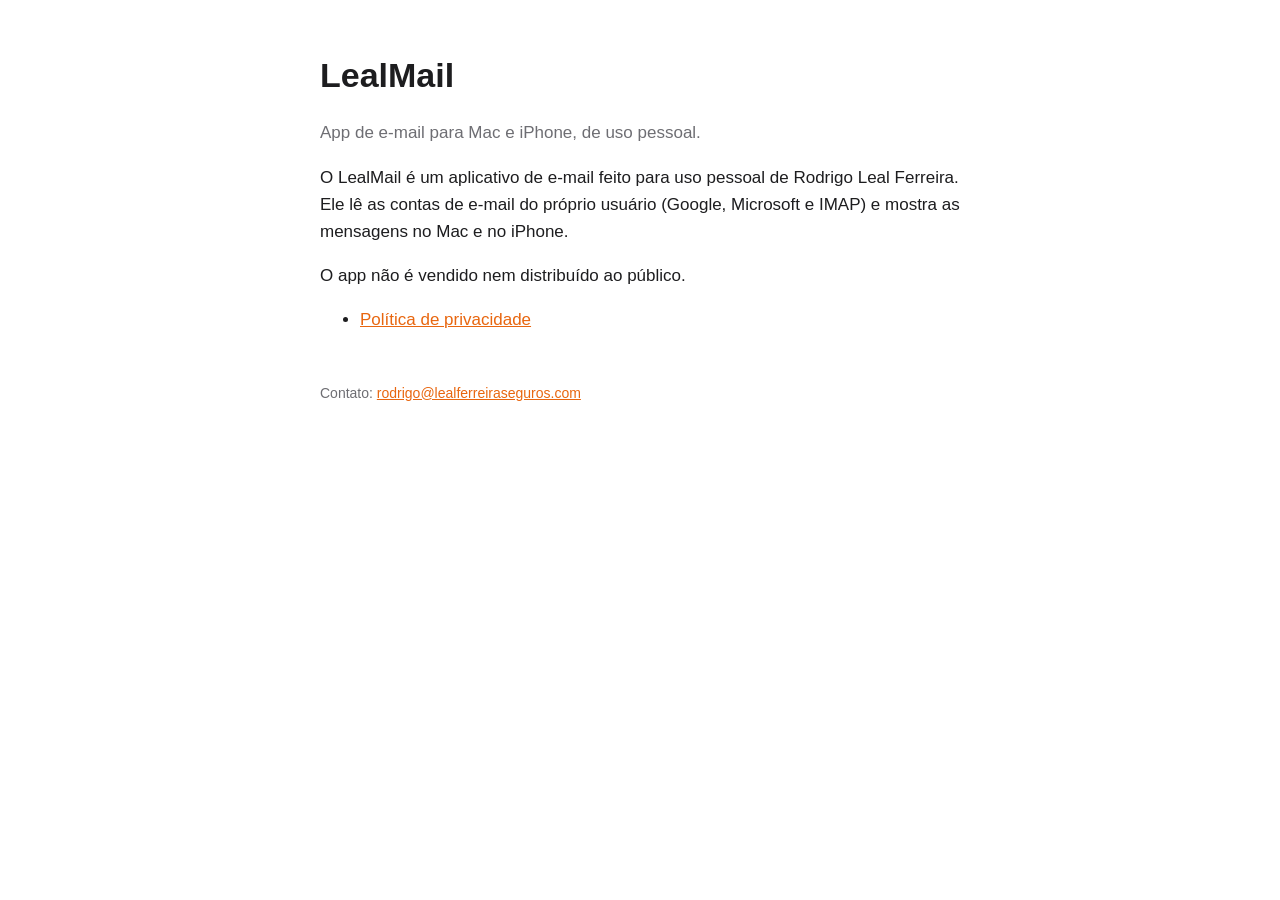
<file: index.html>
<!doctype html>
<html lang="pt-BR">
<head>
<meta charset="utf-8">
<meta name="viewport" content="width=device-width, initial-scale=1">
<title>LealMail</title>
<link rel="stylesheet" href="estilo.css">
</head>
<body>
<main>
<h1>LealMail</h1>
<p class="suave">App de e-mail para Mac e iPhone, de uso pessoal.</p>
<p>O LealMail é um aplicativo de e-mail feito para uso pessoal de Rodrigo Leal Ferreira. Ele lê as contas de e-mail do próprio usuário (Google, Microsoft e IMAP) e mostra as mensagens no Mac e no iPhone.</p>
<p>O app não é vendido nem distribuído ao público.</p>
<ul>
<li><a href="privacidade.html">Política de privacidade</a></li>
</ul>
<footer>Contato: <a href="mailto:rodrigo@lealferreiraseguros.com">rodrigo@lealferreiraseguros.com</a></footer>
</main>
</body>
</html>
</file>
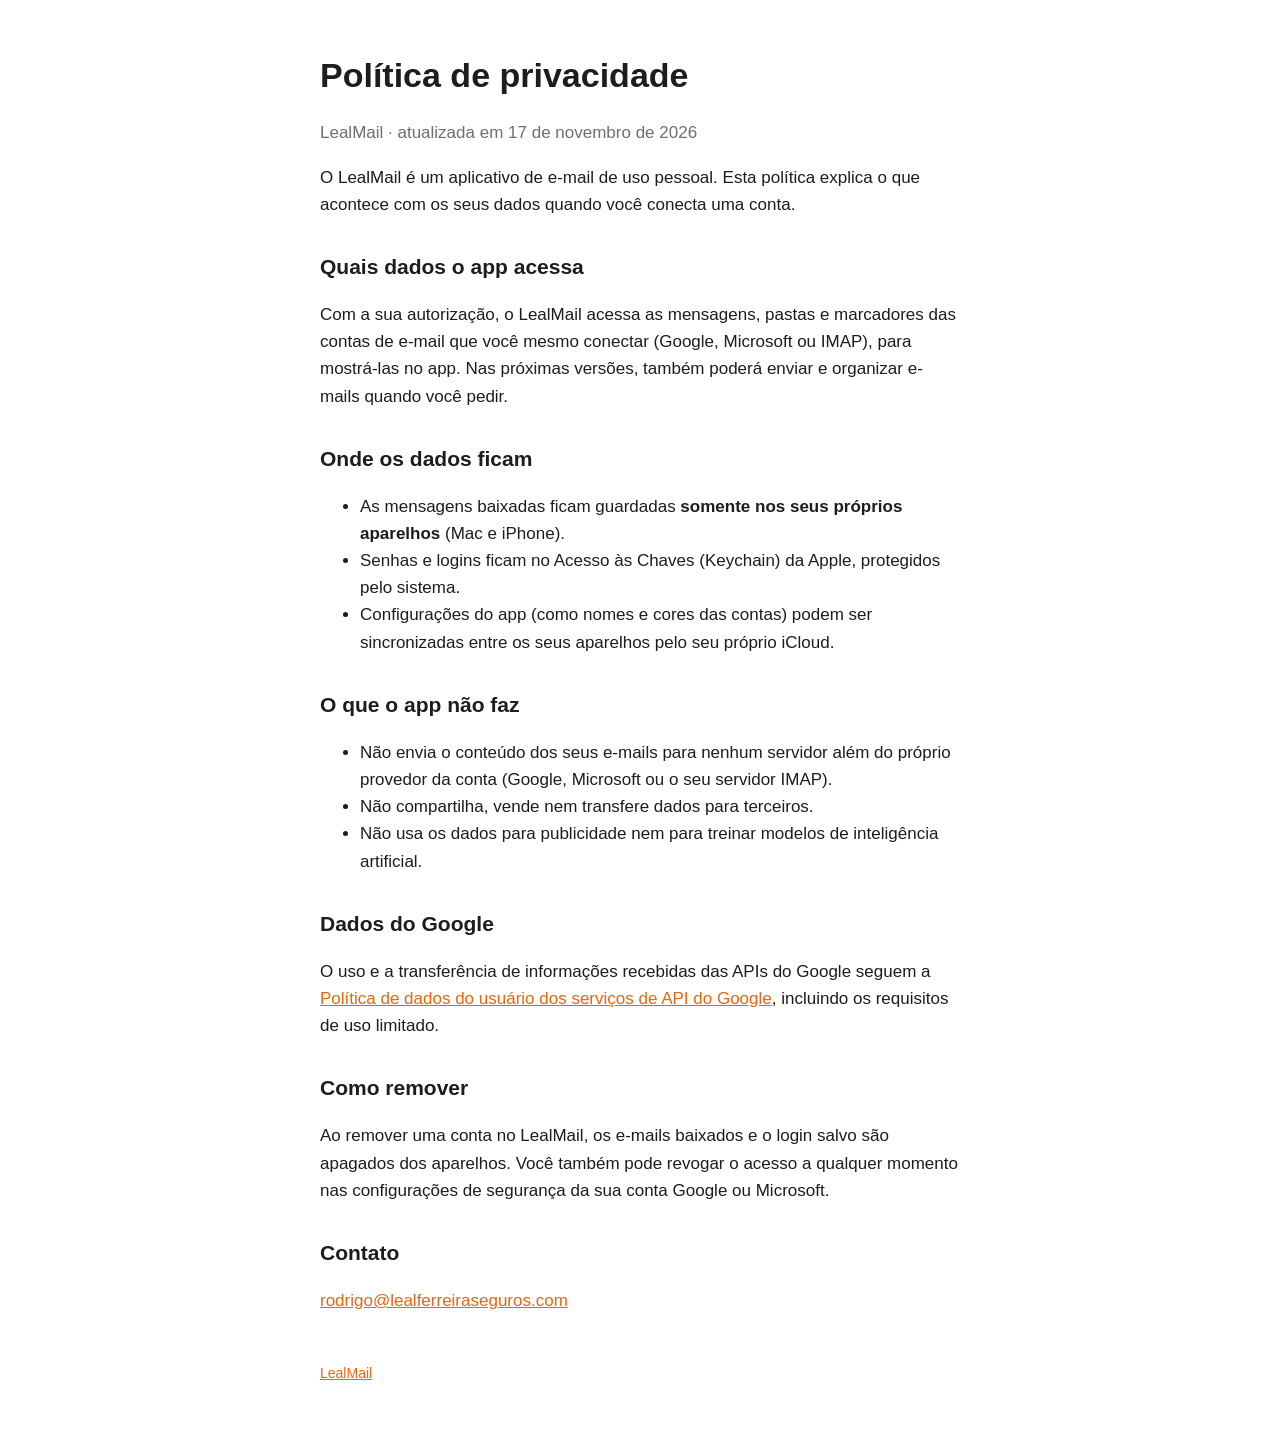
<file: privacidade.html>
<!doctype html>
<html lang="pt-BR">
<head>
<meta charset="utf-8">
<meta name="viewport" content="width=device-width, initial-scale=1">
<title>Política de privacidade · LealMail</title>
<link rel="stylesheet" href="estilo.css">
</head>
<body>
<main>
<h1>Política de privacidade</h1>
<p class="suave">LealMail · atualizada em 17 de novembro de 2026</p>

<p>O LealMail é um aplicativo de e-mail de uso pessoal. Esta política explica o que acontece com os seus dados quando você conecta uma conta.</p>

<h2>Quais dados o app acessa</h2>
<p>Com a sua autorização, o LealMail acessa as mensagens, pastas e marcadores das contas de e-mail que você mesmo conectar (Google, Microsoft ou IMAP), para mostrá-las no app. Nas próximas versões, também poderá enviar e organizar e-mails quando você pedir.</p>

<h2>Onde os dados ficam</h2>
<ul>
<li>As mensagens baixadas ficam guardadas <strong>somente nos seus próprios aparelhos</strong> (Mac e iPhone).</li>
<li>Senhas e logins ficam no Acesso às Chaves (Keychain) da Apple, protegidos pelo sistema.</li>
<li>Configurações do app (como nomes e cores das contas) podem ser sincronizadas entre os seus aparelhos pelo seu próprio iCloud.</li>
</ul>

<h2>O que o app não faz</h2>
<ul>
<li>Não envia o conteúdo dos seus e-mails para nenhum servidor além do próprio provedor da conta (Google, Microsoft ou o seu servidor IMAP).</li>
<li>Não compartilha, vende nem transfere dados para terceiros.</li>
<li>Não usa os dados para publicidade nem para treinar modelos de inteligência artificial.</li>
</ul>

<h2>Dados do Google</h2>
<p>O uso e a transferência de informações recebidas das APIs do Google seguem a <a href="https://developers.google.com/terms/api-services-user-data-policy">Política de dados do usuário dos serviços de API do Google</a>, incluindo os requisitos de uso limitado.</p>

<h2>Como remover</h2>
<p>Ao remover uma conta no LealMail, os e-mails baixados e o login salvo são apagados dos aparelhos. Você também pode revogar o acesso a qualquer momento nas configurações de segurança da sua conta Google ou Microsoft.</p>

<h2>Contato</h2>
<p><a href="mailto:rodrigo@lealferreiraseguros.com">rodrigo@lealferreiraseguros.com</a></p>

<footer><a href="index.html">LealMail</a></footer>
</main>
</body>
</html>
</file>
<file: estilo.css>
:root { color-scheme: light dark; --fundo: #ffffff; --texto: #1d1d1f; --suave: #6e6e73; --destaque: #e8660f; }
@media (prefers-color-scheme: dark) { :root { --fundo: #141821; --texto: #f2f2f5; --suave: #a1a1aa; } }
* { box-sizing: border-box; }
body { margin: 0; background: var(--fundo); color: var(--texto); font: 17px/1.6 -apple-system, "Helvetica Neue", Arial, sans-serif; }
main { max-width: 680px; margin: 0 auto; padding: 48px 20px 64px; }
h1 { font-size: 34px; margin: 0 0 8px; }
h2 { font-size: 21px; margin-top: 32px; }
p, li { color: var(--texto); }
.suave { color: var(--suave); }
a { color: var(--destaque); }
footer { margin-top: 48px; font-size: 14px; color: var(--suave); }
</file>
